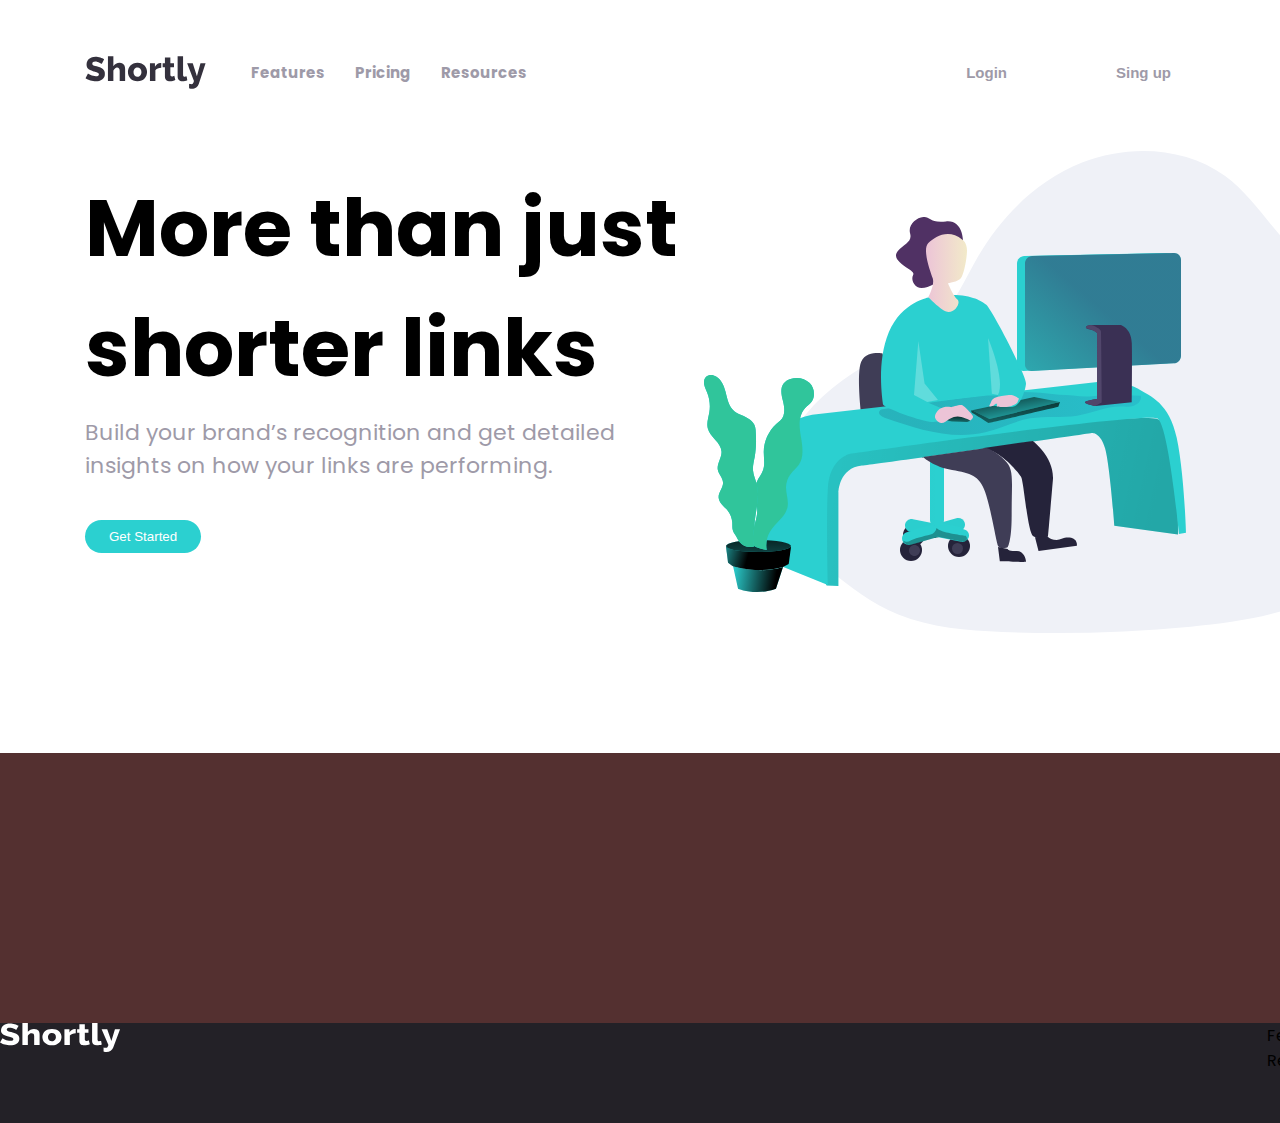
<file: 11-dars/index.html>
<!DOCTYPE html>
<html lang="en">

<head>
    <meta charset="UTF-8">
    <meta name="viewport" content="width=device-width, initial-scale=1.0">
    <title>Document</title>
    <link rel="stylesheet" href="./main.css">
</head>

<body>

    <header>
        <div class="container">
            <nav>
                <div class="nav_header">
                    <img src="./logo.svg" alt="">
                    <ul>
                        <li><a href="">Features</a></li>
                        <li><a href="">Pricing</a></li>
                        <li><a href="">Resources</a></li>
                    </ul>
                </div>

                <div class="nav_buttons">
                    <button class="btn">Login</button>
                    <button class="btn">Sing up</button>
                </div>

            </nav>


            <div class="sayt_header">

                <div class="sayt_header_left">

                    <h1>More than just shorter links</h1>

                    <p>Build your brand’s recognition and get detailed insights on how your links are performing.</p>

                    <button class="button">Get Started</button>
                </div>



                <div class="sayt_header_right">
                    <img src="./hero-bg.svg" alt="">
                </div>
            </div>


        </div>









    </header>


    <main>
        <section>
            <div class="section"></div>
        </section>
    </main>

    <footer>
        <div class="foter">
            <div class="pixar">
                <img src="./Shortly.svg" alt="pixar">
            </div>

            <div><p>Features</p>
                <p>Resources</p></div>











            <!-- <div class="About">
                <h2>Resources</h2>
                <p>About us</p>
            </div>

            <div class="last">
                <h2>Connect with us</h2>
                <img src="./twitter.png" alt="">
                <img src="./facebook-logo.png" alt="">
                <img src="./Social.png" alt="">
            </div> -->
        </div>
    </footer>











</body>

</html>
</file>
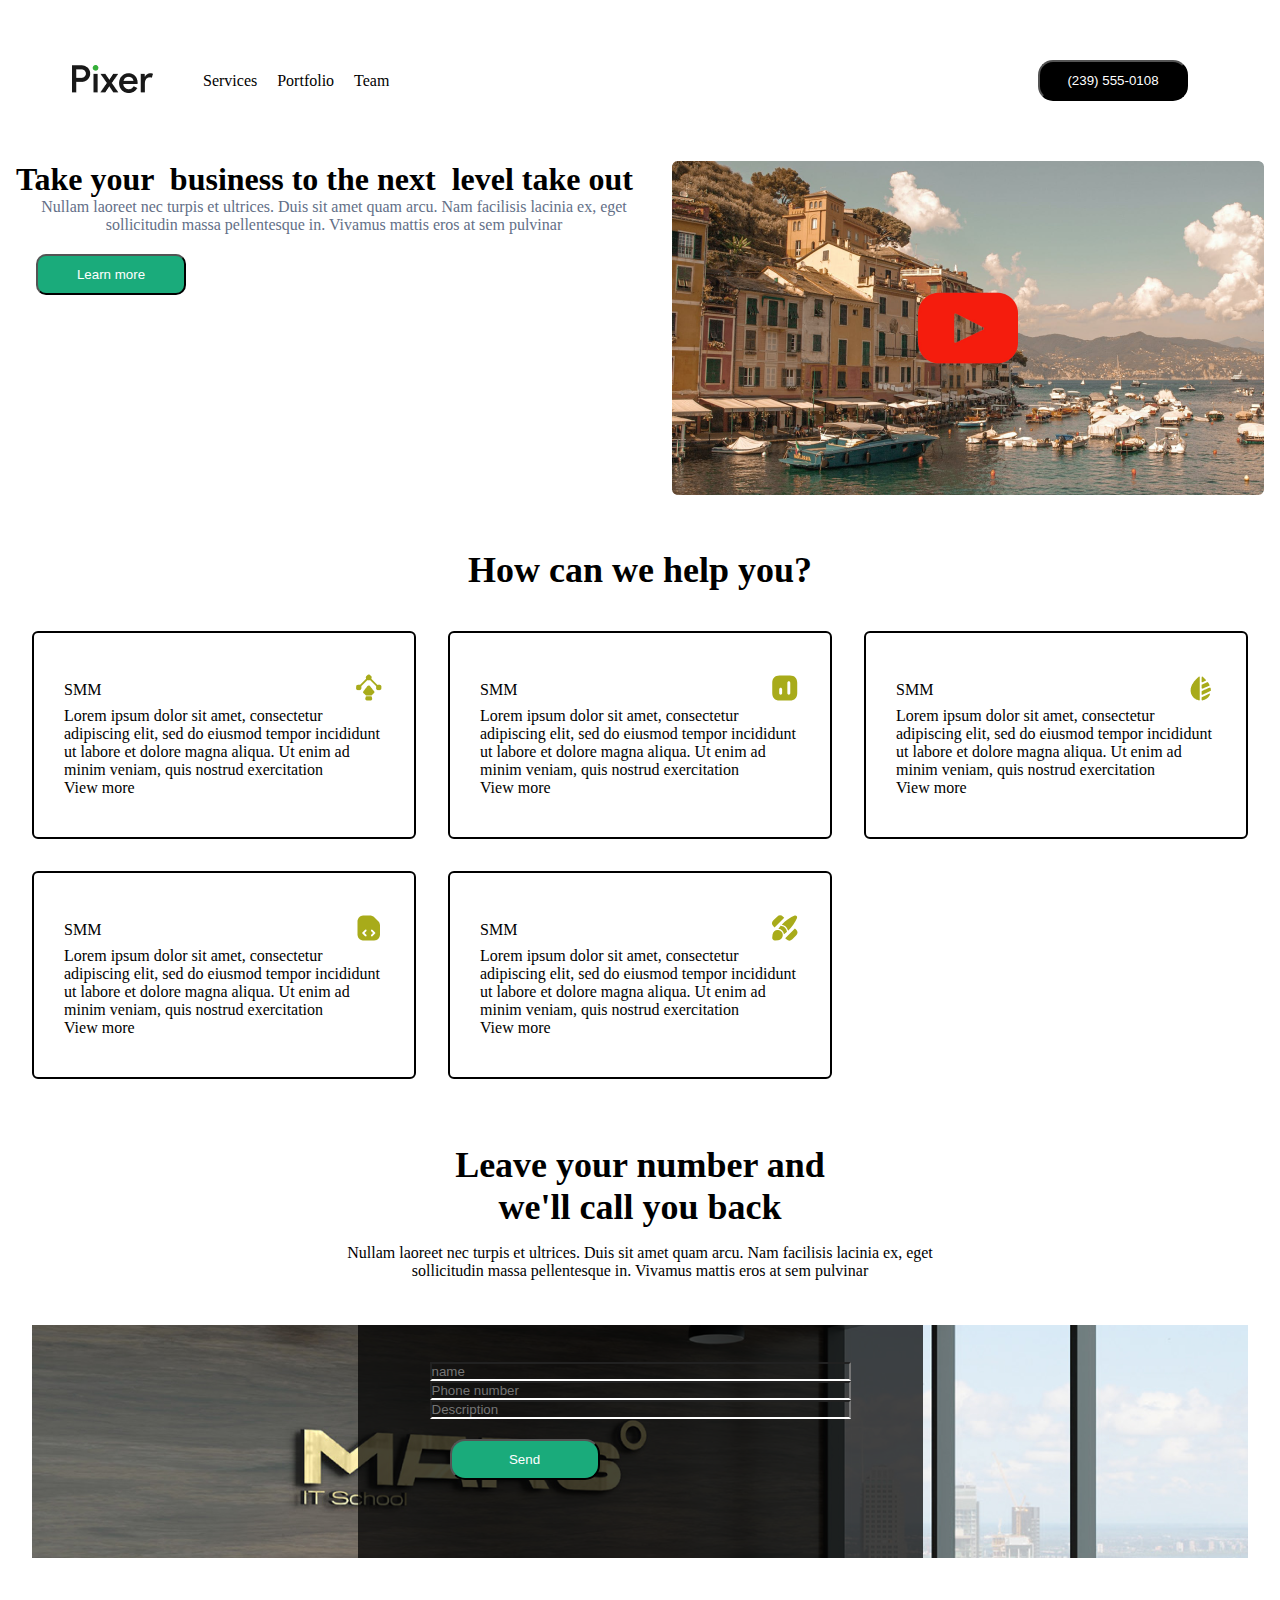
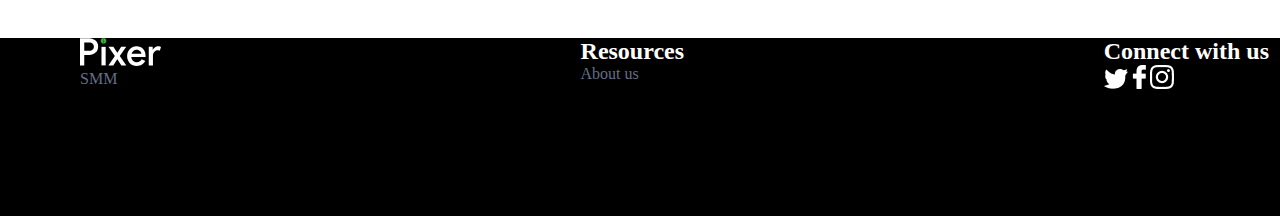
<file: 3-dars/index.html>
<!DOCTYPE html>
<html lang="en">

<head>
    <meta charset="UTF-8">
    <meta name="viewport" content="width=], initial-scale=1.0">
    <title>Document</title>
    <link rel="stylesheet" href="./main.css">
</head>

<body>

    <header>

        <div class="container">
            <nav>

                <div class="text">
                    <div>
                        <img src="./Vector.png" alt="">
                    </div>
                    <ul>

                        <li><a href=""> Services</a></li>
                        <li><a href="">Portfolio</a></li>
                        <li><a href="">Team</a></li>
                    </ul>
                </div>

                <button>(239) 555-0108</button>
            </nav>

        </div>

        <div class="yutub">
            <div class="card">
                <h1>Take your  business to the next  level take out</h1>
                <p>Nullam laoreet nec turpis et ultrices. Duis sit amet quam arcu. Nam facilisis lacinia ex, eget
                    sollicitudin massa pellentesque in. Vivamus mattis eros at sem pulvinar</p>

                <button>Learn more</button>
            </div>

            <div>
                <img src="./You Tube.png" alt="">
            </div>
        </div>






    </header>




    <main>
        <section>
            <div class="container">
                <h3>How can we help you?</h3>

                <div class="row">
                    <div class="block">

                        <div class="title">
                            <p>SMM</p>

                            <div>
                                <img src="./pen-tool.png" alt="">
                            </div>

                        </div>
                        <p>Lorem ipsum dolor sit amet, consectetur adipiscing elit, sed do eiusmod tempor incididunt ut
                            labore et dolore magna aliqua. Ut enim ad minim veniam, quis nostrud exercitation </p>
                        <a href="#">View more</a>

                    </div>

                    <div class="block">

                        <div class="title">
                            <p>SMM</p>

                            <div>
                                <img src="./chart-2.svg" alt="">
                            </div>

                        </div>
                        <p>Lorem ipsum dolor sit amet, consectetur adipiscing elit, sed do eiusmod tempor incididunt ut
                            labore et dolore magna aliqua. Ut enim ad minim veniam, quis nostrud exercitation </p>
                        <a href="#">View more</a>

                    </div>

                    <div class="block">

                        <div class="title">
                            <p>SMM</p>

                            <div>
                                <img src="./blur.png" alt="">
                            </div>

                        </div>
                        <p>Lorem ipsum dolor sit amet, consectetur adipiscing elit, sed do eiusmod tempor incididunt ut
                            labore et dolore magna aliqua. Ut enim ad minim veniam, quis nostrud exercitation </p>
                        <a href="#">View more</a>

                    </div>

                    <div class="block">

                        <div class="title">
                            <p>SMM</p>

                            <div>
                                <img src="./simcard.png" alt="">
                            </div>

                        </div>
                        <p>Lorem ipsum dolor sit amet, consectetur adipiscing elit, sed do eiusmod tempor incididunt ut
                            labore et dolore magna aliqua. Ut enim ad minim veniam, quis nostrud exercitation </p>
                        <a href="#">View more</a>

                    </div>

                    <div class="block">

                        <div class="title">
                            <p>SMM</p>

                            <div>
                                <img src="./designtools.svg" alt="">
                            </div>

                        </div>
                        <p>Lorem ipsum dolor sit amet, consectetur adipiscing elit, sed do eiusmod tempor incididunt ut
                            labore et dolore magna aliqua. Ut enim ad minim veniam, quis nostrud exercitation </p>
                        <a href="#">View more</a>

                    </div>
                </div>








            </div>
        </section>


        <section>
            <div class="container">
                <div class="mars">
                    <h3>Leave your number and we'll call you back</h3>
                    <p>Nullam laoreet nec turpis et ultrices. Duis sit amet quam arcu. Nam facilisis lacinia ex, eget
                        sollicitudin massa pellentesque in. Vivamus mattis eros at sem pulvinar</p>
                </div>
            </div>
        </section>

        <section>
            <div class="container">
                <div class="marsbg">
                    <div class="marsappa">
                        <input type="text" placeholder="name">

                        <input type="text" placeholder="Phone number">

                        <input type="text" placeholder="Description">

                        <button>Send</button>
                    </div>
                </div>

            </div>
        </section>


    </main>

    <footer>
        <div class="foter">
            <div class="pixar">
                <img src="./Vector.svg" alt="pixar">
                <p>SMM</p>
            </div>

            <div class="About">
                <h2>Resources</h2>
                <p>About us</p>
            </div>

            <div class="last">
                <h2>Connect with us</h2>
                <img src="./twitter.png" alt="">
                <img src="./facebook-logo.png" alt="">
                <img src="./Social.png" alt="">
            </div>
        </div>
    </footer>








</body>

</html>
</file>
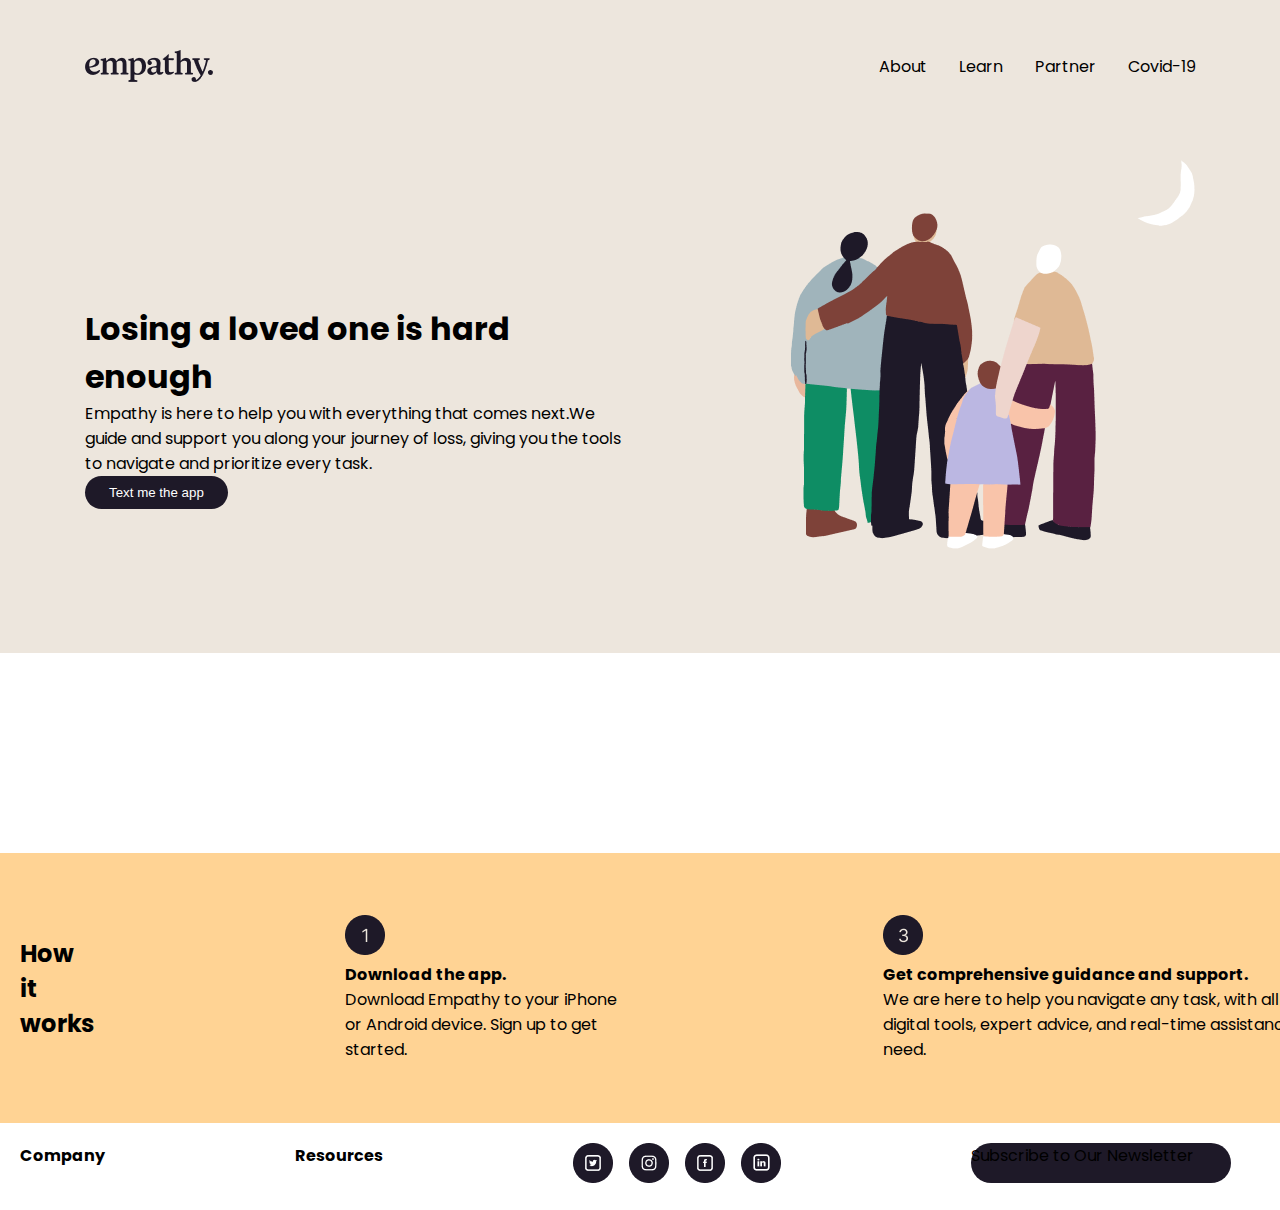
<file: 7-dars/index.html>
<!DOCTYPE html>
<html lang="en">

<head>
    <meta charset="UTF-8">
    <meta name="viewport" content="width=device-width, initial-scale=1.0">
    <title>Document</title>
    <link rel="stylesheet" href="./main.css">
</head>

<body>

    <header>
        <div class="container">
            <nav>
                <div class="nav_header">
                    <img src="./Frame.png" alt="">
                    <ul>
                        <li><a href="">About</a></li>
                        <li><a href="">Learn</a></li>
                        <li><a href="">Partner</a></li>
                        <li><a href="">Covid-19</a></li>
                    </ul>
                </div>

            </nav>

            <div class="sayt_header">
                <div class="sayt_header_left">
                    <h1>Losing a loved one is hard enough</h1>

                    <p>Empathy is here to help you with everything that comes next.We guide and support you along your
                        journey of loss, giving you the tools to navigate and prioritize every task.</p>

                    <button class="button">Text me the app</button>
                </div>

                <div class="sayt_header_right">
                    <img src="./Frame (1).png" alt="">
                </div>
            </div>
        </div>
    </header>

    <main>
        <section>
            <div class="section">

                <div class="h2">
                    <h2>How it works</h2>
                </div>

                <div class="pp">
                    <img src="./Frame (2).png" alt="">
                    <p><b>Download the app.</b></p>
                    <p>Download Empathy to your iPhone or Android device. Sign up to get started.</p>
                </div>

                <div class="pp2">
                    <img src="./Frame (3).png" alt="">
                    <p><b> Get comprehensive guidance and support.</b></p>
                    <p>We are here to help you navigate any task, with all the digital tools, expert advice, and
                        real-time assistance you need.</p>
                </div>
            </div>
        </section>
    </main>


    <footer>
        <div class="footer">

            <div class="foter">
                <p><b>Company</b></p>
                <p><b>Resources</b></p>


                <div class="img">
                    <img src="./Frame (4).png" alt="">
                </div>
                
                <div class="btn">Subscribe to Our Newsletter</div>
            </div>
        </div>

    </footer>



</body>

</html>
</file>
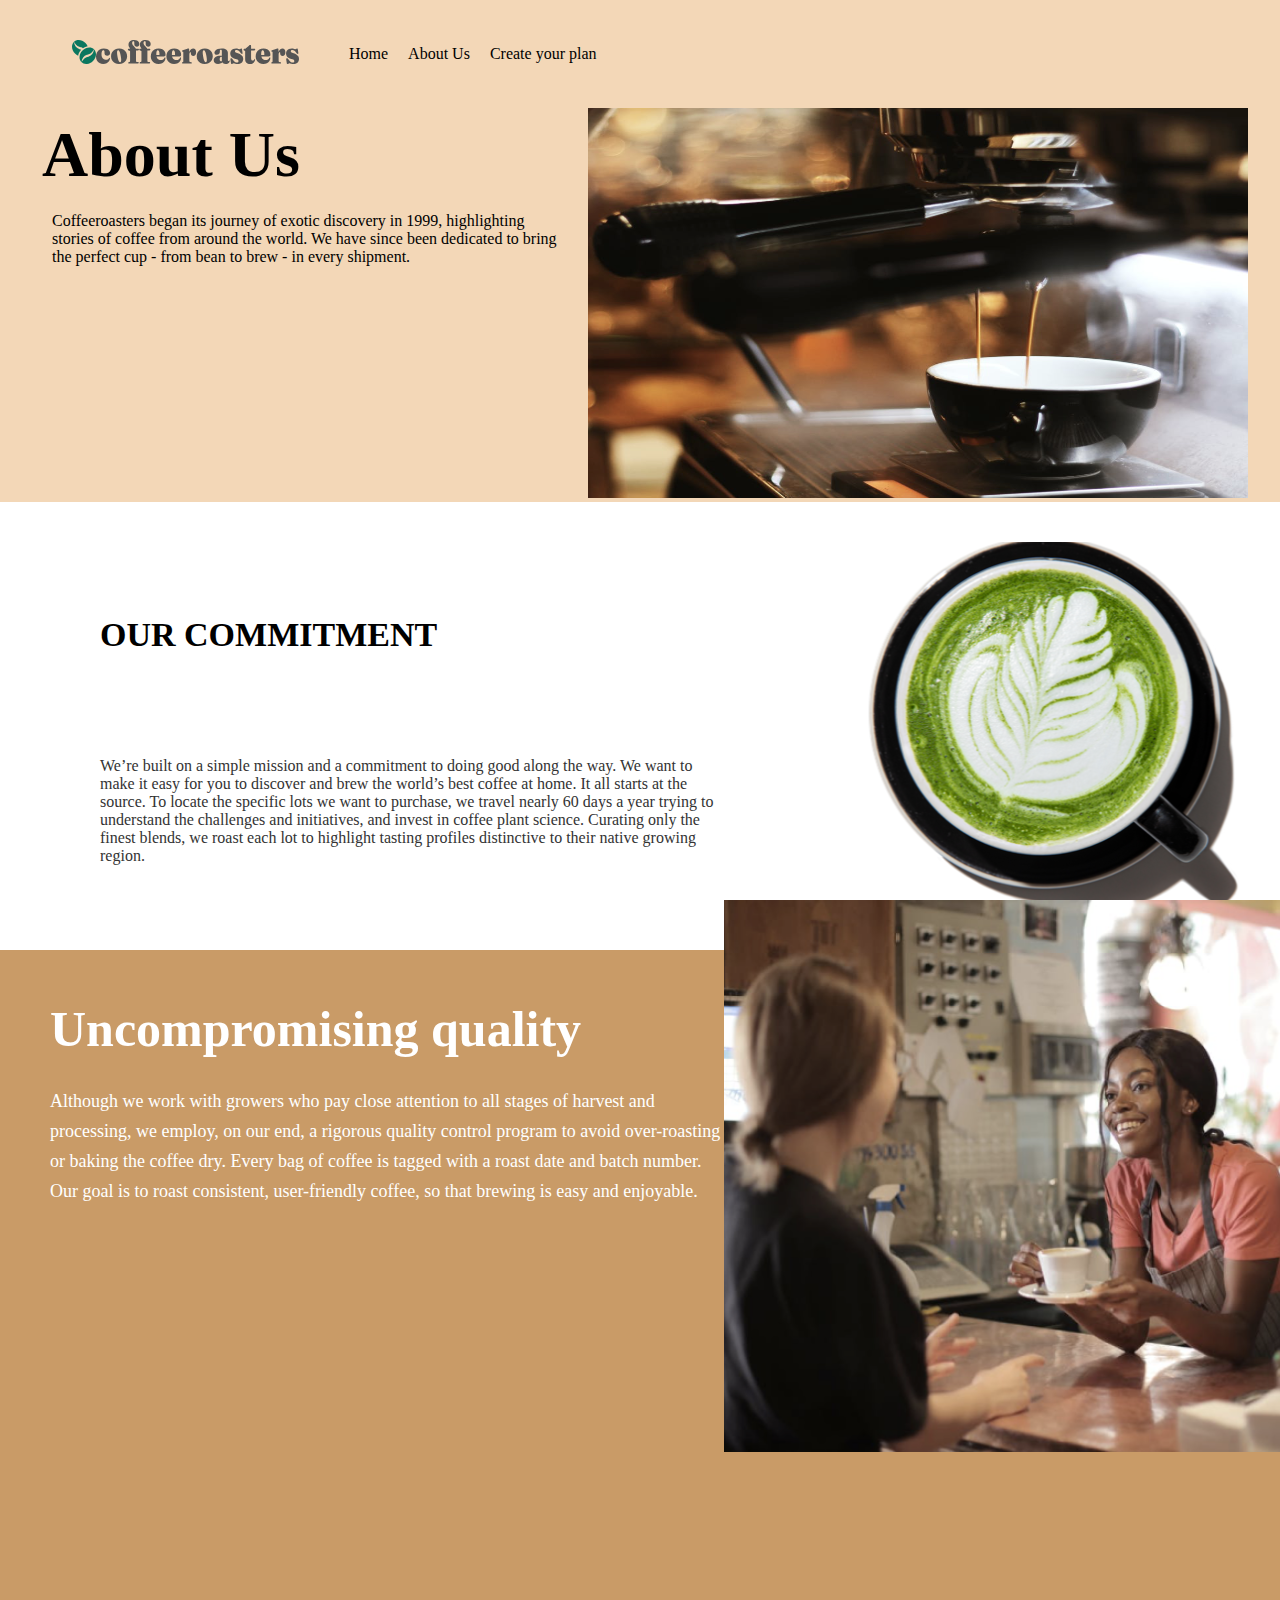
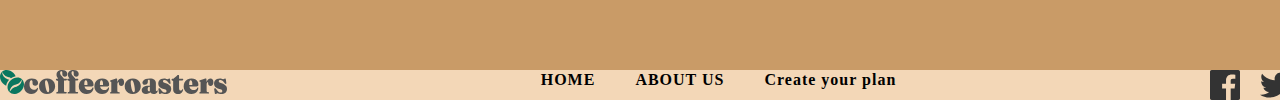
<file: 9-dars/index.html>
<!DOCTYPE html>
<html lang="en">

<head>
    <meta charset="UTF-8">
    <meta name="viewport" content="width=device-width, initial-scale=1.0">
    <title>Document</title>
    <link rel="stylesheet" href="./main.css">
</head>
















<body>

    <header>
        <div class="container">

            <nav>
                <div class="box">

                    <div>
                        <img src="./Group 3614.svg" alt="">
                    </div>

                    <ul>
                        <li><a href="">Home</a></li>
                        <li><a href="">About Us</a></li>
                        <li><a href="">Create your plan</a></li>
                    </ul>

                </div>
            </nav>



            <div class="box1">
                <div>
                    <h1>About Us</h1>
                    <p class="text">Coffeeroasters began its journey of exotic discovery in 1999, highlighting stories
                        of
                        coffee from
                        around the world. We have since been dedicated to bring the perfect cup - from bean to brew - in
                        every shipment.</p>
                </div>

                <div>
                    <img src="./Rectangle 679.svg" alt="">
                </div>


            </div>
        </div>
    </header>


    <main>
        <section>
            <div class="box2">
                <div class="containe">
                    <h2>OUR COMMITMENT</h2>
                    <p class="text1">We’re built on a simple mission and a commitment to doing good along the way. We
                        want to make it easy
                        for you to discover and brew the world’s best coffee at home. It all starts at the source. To
                        locate
                        the specific lots we want to purchase, we travel nearly 60 days a year trying to understand the
                        challenges and initiatives, and invest in coffee plant science. Curating only the finest blends,
                        we
                        roast each lot to highlight tasting profiles distinctive to their native growing region.</p>
                </div>

                <div class="img">
                    <img src="./cup-6 1.svg" alt="">
                </div>
            </div>

        </section>

        <section>
            <div class="container2">
                <div class="box3">
                    <h3>Uncompromising quality</h3>
                    <p class="text3">Although we work with growers who pay close attention to all stages of harvest and
                        processing, we
                        employ, on our end, a rigorous quality control program to avoid over-roasting or baking the
                        coffee dry. Every bag of coffee is tagged with a roast date and batch number. Our goal is to
                        roast consistent, user-friendly coffee, so that brewing is easy and enjoyable.</p>

                </div>

                <div class="img2">
                    <img src="./Rectangle 681.png" alt="">
                </div>
            </div>
        </section>


        <footer>
            <div class="container">

                <div class="img3">
                    <img src="./Group 3614.svg" alt="">
                </div>

                <div class="text4">
                    <p>HOME</p>
                    <p>ABOUT US</p>
                    <p>Create your plan</p>
                </div>

                <div class="img4">
                    <img src="./Path.svg" alt="">
                    <img src="./Path (1).svg" alt="">
                    <img src="./Shape.svg" alt="">
                </div>


            </div>
        </footer>








    </main>



</body>

</html>
</file>
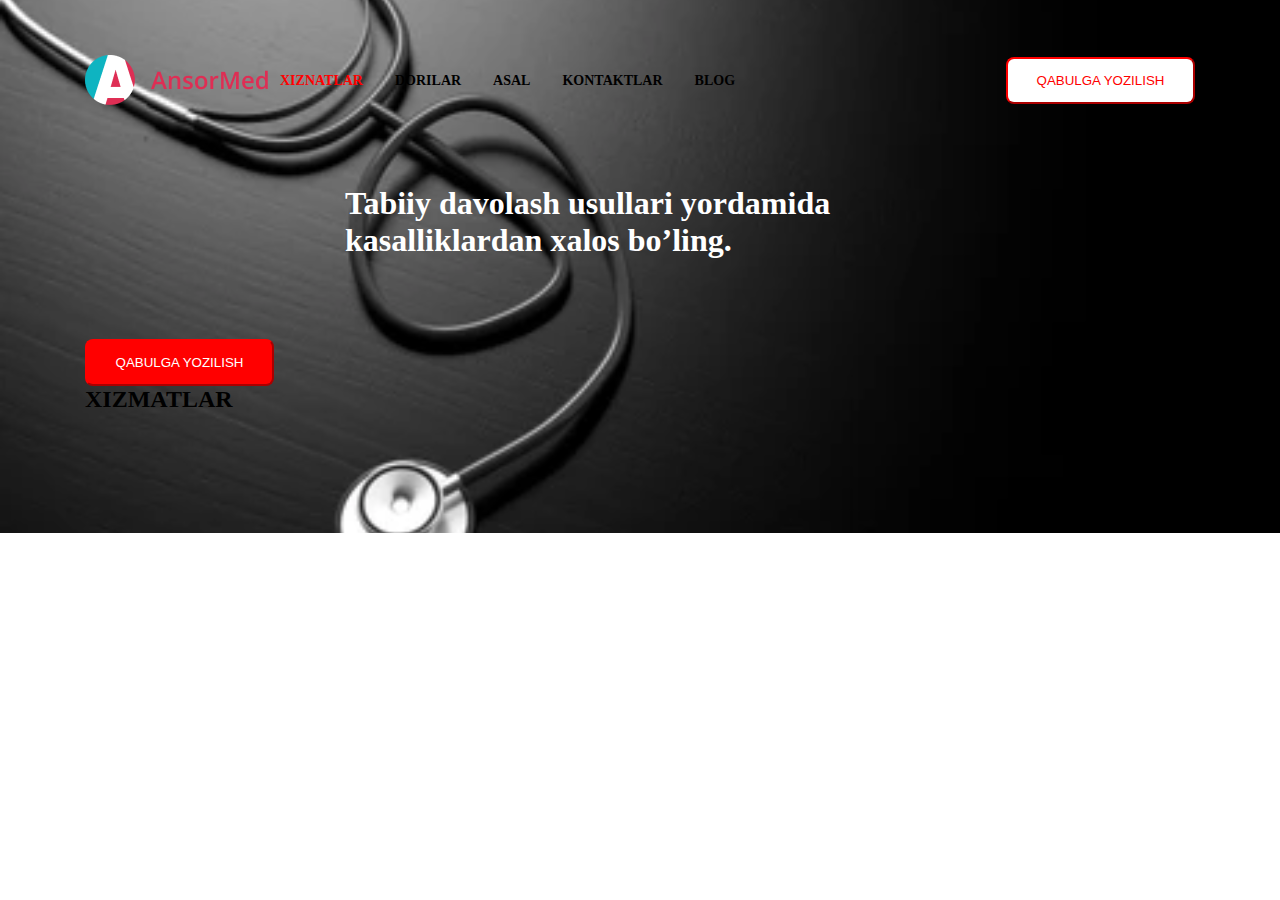
<file: imtihon 2/index.html>
<!DOCTYPE html>
<html lang="en">

<head>
    <meta charset="UTF-8">
    <meta name="viewport" content="width=device-width, initial-scale=1.0">
    <title>Document</title>
    <link rel="stylesheet" href="./main.css">
</head>

<body>
    <header>
        <div class="container">
            <nav>
                <div class="nav_header">
                    <img src="./logo.png" alt="">
                    <ul>
                        <li><a href=""><span style="color: red;">XIZNATLAR</span></a></li>
                        <li><a href="">DORILAR</a></li>
                        <li><a href="">ASAL</a></li>
                        <li><a href="">KONTAKTLAR</a></li>
                        <li><a href="">BLOG</a></li>
                    </ul>
                </div>

                <div>
                    <button class="nav_btn">QABULGA YOZILISH</button>
                </div>
            </nav>

            <div class="kirish">
                <h1>Tabiiy davolash usullari yordamida kasalliklardan xalos bo’ling.</h1>

            </div>

            <div>
                <button class="btn">QABULGA YOZILISH</button>
            </div>

        </div>
    </header>


    <main>
        <section>
            <div class="container">
                <div>
                    <h2>XIZMATLAR</h2>
                </div>
            </div>
        </section>
    </main>






</body>

</html>
</file>
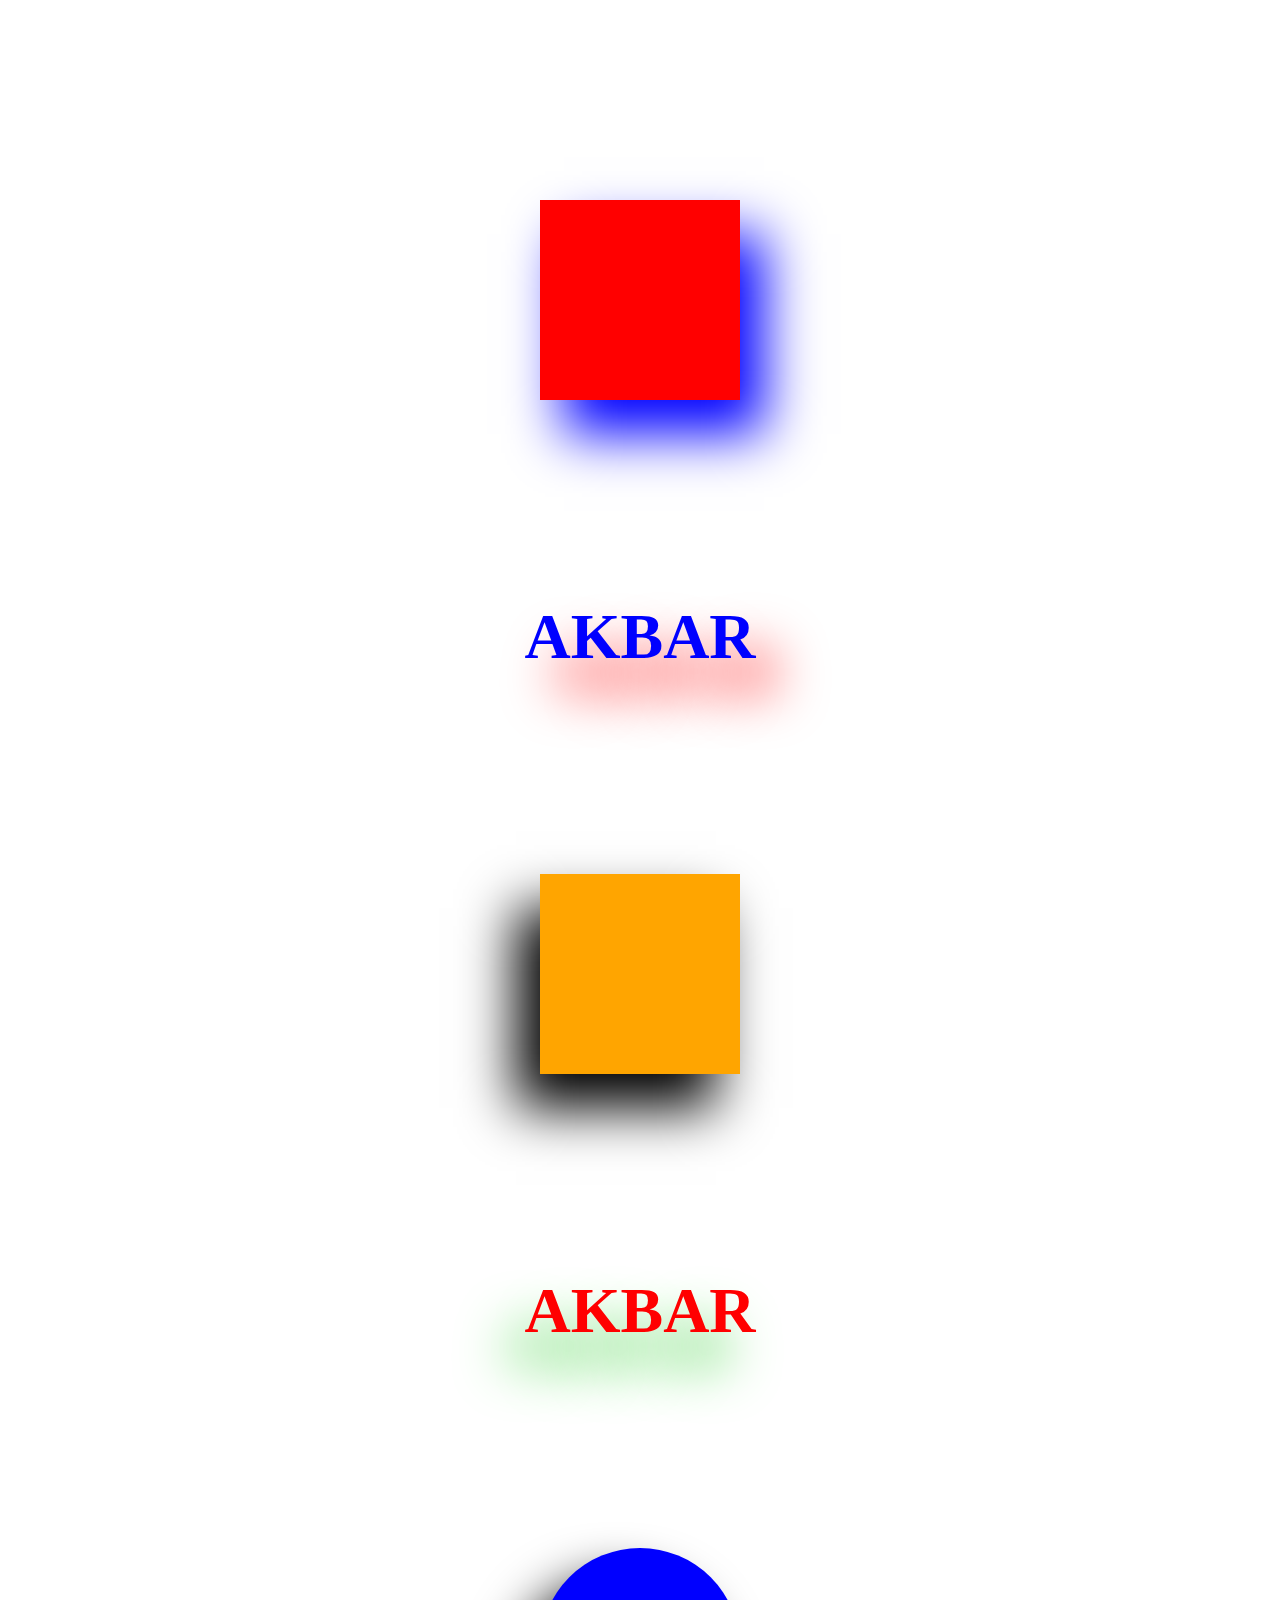
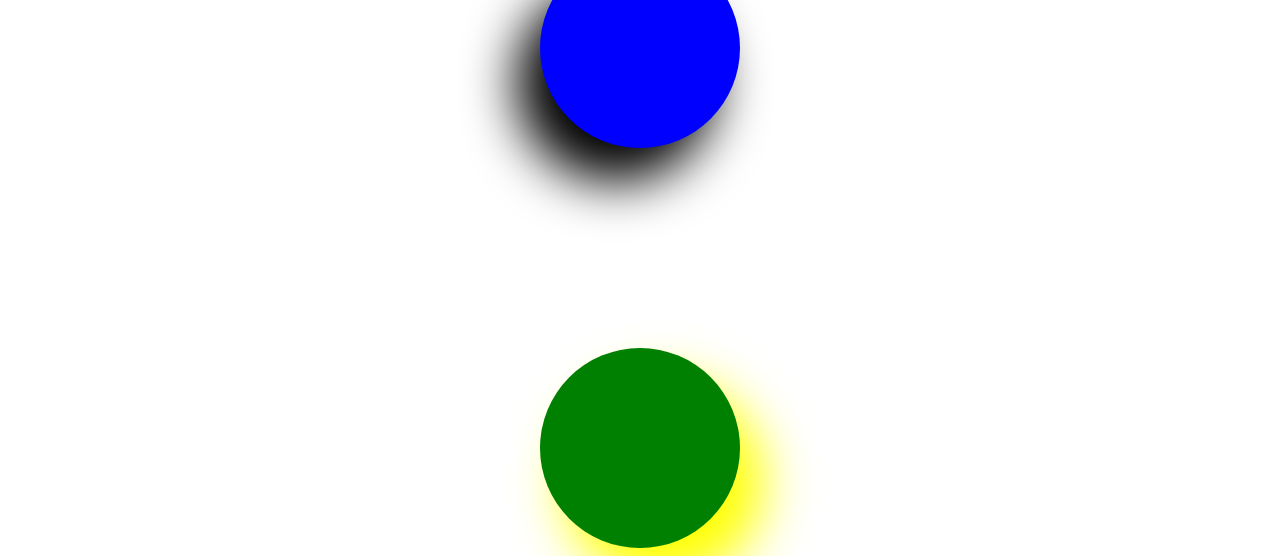
<file: 5-dars/idex.html>
<!DOCTYPE html>
<html lang="en">
<head>
    <meta charset="UTF-8">
    <meta name="viewport" content="width=device-width, initial-scale=1.0">
    <title>Document</title>
    <link rel="stylesheet" href="./main.css">
</head>
<body>
    


<div class="square">
</div>

<p>Akbar</p>



<div class="box">

</div>

<p class="p1">Akbar</p>

<div class="dumalo"></div>
<div class="dumaloo"></div>



</body>
</html>
</file>
<file: 11-dars/main.css>
@import url('https://fonts.googleapis.com/css2?family=Kdam+Thmor+Pro&family=Mulish:wght@600;700&family=Poppins:wght@400;500;700&display=swap');

* {
    padding: 0;
    margin: 0;
    box-sizing: border-box;
    text-decoration: none;
    list-style-type: none;
}


body {
    font-family: Poppins, sans-serif;
}

.container {
    width: 1110px;
    margin: 0 auto;
    position: relative;
}

nav {
    display: flex;
    justify-content: space-between;
    align-items: center;
    padding-top: 55px;
}

.btn {
    color: #9E9AA8;
    font-weight: 700;
    font-size: 15px;
    background: none;
    border: none;
    padding: 9px 24px;
}

.nav_buttons {
    display: flex;
    gap: 61px;
}


/* .btm {
    width: 100px;
    height: 35px;
    background-color: #2BD0D0;
    color: white;
    border-radius: 20px;
    border: none;
} */

.nav_header {
    display: flex;
    gap: 45px;
    align-items: center;
}

ul {
    display: flex;
    gap: 30px;
}

ul li a {
    color: #9E9AA8;
    font-weight: 700;
    font-size: 15px;
}

.btn:hover {
    background-color: #2BD0D0;
    padding: 9px 24px;
    border-radius: 28px;
    color: white;
}

.button {
    background-color: #2BD0D0;
    padding: 9px 24px;
    border-radius: 28px;
    color: white;
    border: none;
}

.sayt_header {
    display: flex;
    align-items: center;
    margin-top: 78px;
    justify-content: space-between;
}

.sayt_header_right img {
    /* translate: 110px 0; */
    position: absolute;
    top: 151px;
    right: -119px;
}

h1 {
    font-size: 80px;
    width: 625px;
}

.sayt_header_left p {
    width: 540px;
    font-size: 22px;
    margin-top: 8px;
    margin-bottom: 38px;
    color: #9E9AA8;
}

.section {
    background-color: #543030;
    width: 1349px;
    margin-top: 200px;
    height: 270px;
}

footer{
    width: 1349px;
    height: 100px;
    background-color: #232127;
}

.foter{
    display: flex;
    justify-content: space-between;
    gap: 20px
    ;
}
</file>
<file: 3-dars/main.css>
* {
    margin: 0;
    padding: 0;
    box-sizing: border-box;
    list-style: none;
    text-decoration: none;
}

.text {
    gap: 50px;
    display: flex;
    justify-content: space-between;
    align-items: center;
}


a {
    color: black;
}

nav {
    margin: 40px;
    display: flex;
    justify-content: space-between;
}


ul {
    display: flex;
    gap: 20px;
}

button {
    margin: 20px;
    width: 150px;
    height: 41px;
    color: white;
    background-color: black;
    border-radius: 15px;
}


.container {
    width: 1216px;
    margin: 0 auto;
}

h3 {
    text-align: center;
    margin: 50px 0 40px;
    font-size: 36px;
}

.row {
    display: flex;
    flex-wrap: wrap;
    gap: 32px;
}

.block {
    width: 384px;
    border-radius: 6px;
    border: 2px solid black;
    padding: 40px 30px;
}

.block:hover {
    background-color: #1AAB7B;
    color: white;
}

.block:hover a {
    color: white;
}


.title {
    display: flex;
    justify-content: space-between;
    align-items: center;
}

.yutub {
    display: flex;
    gap: 20px;
    margin: 16px;
}


.card button {
    border-radius: 10px;
    background-color: #1AAB7B;
}

.card p {
    color: #636F87;
    text-align: center;
}

.mars h3 {
    width: 411px;
    margin: 0 auto;
}

.mars p {
    width: 650px;
    text-align: center;
    margin: 16px auto 0;
}

.mars {
    margin-top: 65px;
}

input {
    display: block;
    margin: 0 auto;
    background: none;
    border-bottom: 1px;
    width: 100%;
    border-bottom: 2px solid white;
}

.marsbg {
    background-image: url(./image\ 1.png);
    margin: 45px auto 36px;
    background-repeat: no-repeat;
    background-size: cover;
}

.marsappa {
    margin: 0 auto;
    width: 565px;
    background: #000000BA;
    padding: 37px 72px 58px;
}

.marsappa p {

    text-align: center;
    color: white;
}

.marsappa button {
    color: white;
    background-color: #1AAB7B;
}

footer{
    width: 1349px;
    height: 178px;
    background-color: black;
}

.pixar p {
    color: #636F87;
}

.About p{
    color: #636F87;
}

.About h2{
    color: white;
}

.last h2{
    color: white;
}

.foter{
    display: flex;
    justify-content: space-between;
    margin: 80px;
}
</file>
<file: 7-dars/main.css>
@import url('https://fonts.googleapis.com/css2?family=Kdam+Thmor+Pro&family=Mulish:wght@600;700&family=Poppins:wght@400;500;700&display=swap');

* {
    padding: 0;
    margin: 0;
    box-sizing: border-box;
    text-decoration: none;
    list-style-type: none;
}

.container {
    width: 1110px;
    margin: 0 auto;
    position: relative;
}

body {
    font-family: Poppins, sans-serif;
    /* background-color: #EDE6DD; */
}

ul {
    display: flex;
    gap: 32px;
}

ul li a {
    color: black;
}

.nav_header {
    display: flex;
    gap: 45px;
    align-items: center;
    justify-content: space-between;
    padding-top: 50px;
}

header {
    background-color: #EDE6DD;
}

.sayt_header {
    display: flex;
    align-items: center;
    margin-top: 78px;
    justify-content: space-between;
}

.button {
    background-color: #1E1928;
    padding: 9px 24px;
    border-radius: 28px;
    color: white;
    border: none;
}

.section {
    background-color: #FFD394;
    width: 1349px;
    margin-top: 200px;
    height: 270px;
}

.section {
    padding: 20px;
    display: flex;
    justify-content: space-around;
    align-items: center;
    gap: 250px;
}

footer{
    display: flex   ;
}

.foter {
    margin: 20px;
    display: flex;
    gap: 190px;
}

.btn {
    background-color: #1E1928;
    border: none;
    border-radius: 20px;
    width: 260px;
    height: 40px;
}
</file>
<file: 9-dars/main.css>
* {
    margin: 0;
    padding: 0;
    box-sizing: border-box;
    list-style: none;
    text-decoration: none;
}

/* header{
    width: 1340px;
    height: 720px;
    background-color: #F3D7B7;
} */

.container {
    width: 1340px;
    margin: 0 auto;
    /* background-color: #F3D7B7; */
}

header {
    background-color: #F3D7B7;
}

.box {
    gap: 50px;
    display: flex;
    justify-content: space-between;
    align-items: center;
}

nav {
    padding: 40px;
    display: flex;
    justify-content: space-between;
}

ul {
    display: flex;
    justify-content: space-between;
    gap: 20px;
}

ul li a {
    color: #000;
    text-decoration: none;
}

.container {
    width: 1216px;
    margin: 0 auto;
    background-color: #F3D7B7;
}

.box1 {
    display: flex
}

h1 {
    margin: 10px;
    color: #000;
    font-family: Roboto;
    font-size: 64px;
    font-style: normal;
    font-weight: 700;
    line-height: normal;
}

.text {
    margin: 20px;
}

.box2 {
    display: flex;
}

h2 {
    margin: 100px;
    color: #000;
    font-family: Roboto;
    font-size: 48px;
    font-style: normal;
    font-weight: 700;
    line-height: normal;
    font-variant: all-small-caps;
}

.text1 {
    margin: 0 100px;
    color: #333333;
}

.img {
    margin: 40px;
}

.container2 {
    width: 1340px;
    height: 720px;
    background-color: #C99B67;
}

h3 {
    color: white;
}

.text3 {
    color: #FFF;
    font-family: Roboto;
    font-size: 18px;
    font-style: normal;
    font-weight: 400;
    line-height: 30px;
    margin-top: 28px;
}

.container2 {
    display: flex;
    padding-top: 109px;
    padding: 50px;
}

h3 {
    font-size: 50px;
}

.img2 {
    translate: 0-100px;

}

footer .container {
    width: 1340px;
    margin: 0 auto;
    background-color: #F3D7B7;
    display: flex;
    justify-content: space-between;
}

.text4 p {
    font-family: Roboto;
    font-size: 16px;
    font-weight: 700;
    line-height: 19px;
    letter-spacing: 1px;
    text-align: center;
}

.text4{
    display: flex;
    gap: 40px;
}

.img4{
    display: flex;
    gap: 20px;
}
</file>
<file: imtihon 2/main.css>
* {
    padding: 0;
    margin: 0;
    box-sizing: border-box;
    text-decoration: none;
    list-style-type: none;
}

.container {
    width: 1110px;
    margin: 0 auto;
    position: relative;
}

nav {
    display: flex;
    justify-content: space-between;
    align-items: center;
    padding-top: 55px;
}

.nav_header {
    display: flex;
    justify-content: space-between;
    align-items: center;
    gap: 10px;
}

ul {
    display: flex;
    gap: 32px;
}

ul li a {
    color: black;
    font-family: Open Sans;
    font-size: 14px;
    font-weight: 700;
}

.nav_btn {
    width: 189px;
    height: 47px;
    background-color: white;
    border-radius: 8px;
    border-color: red;
    color: red;
}

body {
    background-image: url(./image\ 4.svg);
    background-repeat: repeat-x;
}

h1 {
    margin: 80px 260px;
    color: white;

}

.btn{
    width: 189px;
    height: 47px;
    background-color: red;
    border-radius: 8px;
    border-color: red;
    color: white;
}
</file>
<file: 5-dars/main.css>
.square{
    margin: 200px auto 0px;
    width:200px;
    height: 200px;
    background-color: red;
    box-shadow: 24px 34px 52px blue;
}

p{
    text-align: center;
    margin-top: 200px;
    font-size: 64px;
    font-weight: bold;
    color: blue;
    text-transform: uppercase;
    text-shadow: 24px 34px 52px red ;
}

.box{
    margin: 200px auto 0px;
    width:200px;
    height: 200px;
    background-color: orange;
    box-shadow: -24px 34px 52px black;
}

.dumalo{
    border-radius: 100px;
    margin: 200px auto 0px;
    width:200px;
    height: 200px;
    background-color: blue;
    box-shadow: -24px 34px 52px black;
}


.dumaloo{
    border-radius: 100px;
    margin: 200px auto 0px;
    width:200px;
    height: 200px;
    background-color: green;
    box-shadow: 24px 34px 52px yellow;
}

.p1{
    text-align: center;
    margin-top: 200px;
    font-size: 64px;
    font-weight: bold;
    color: red;
    text-transform: uppercase;
    text-shadow: -24px 34px 52px limegreen ;
}
</file>
